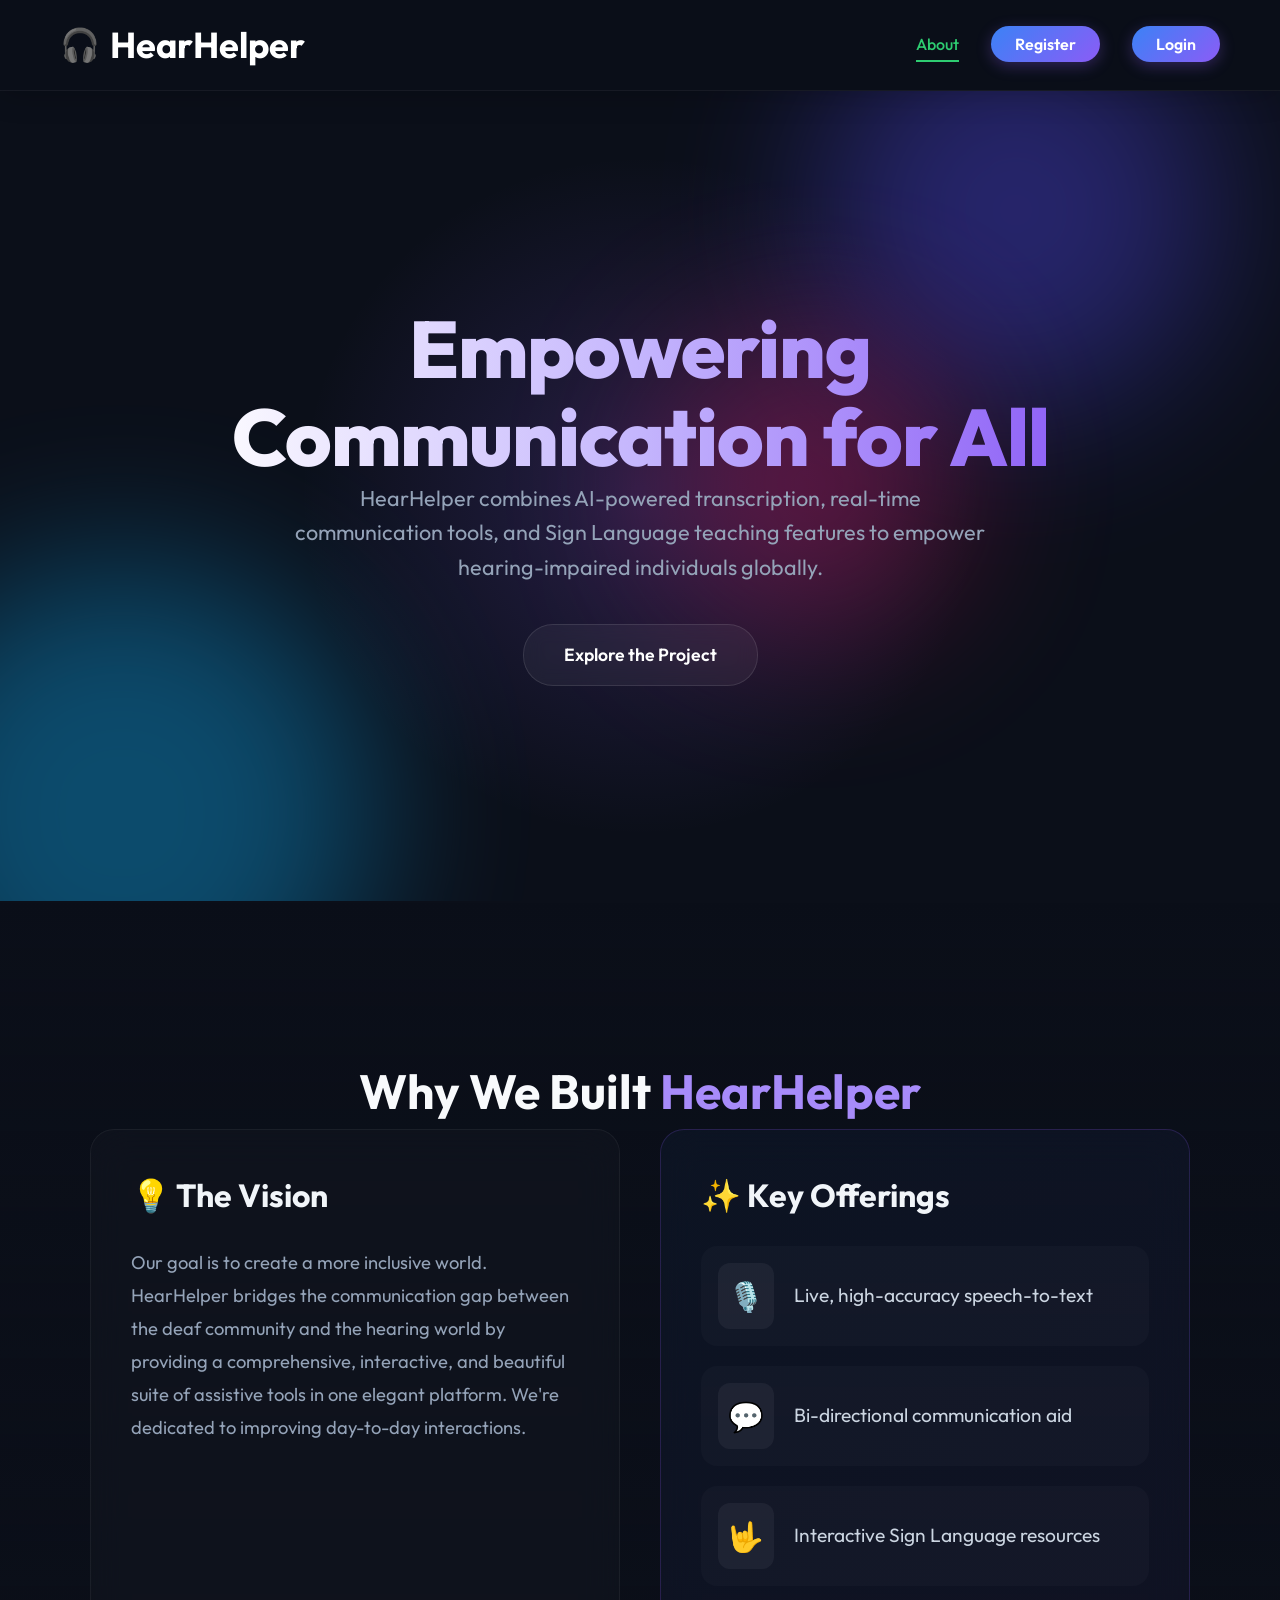
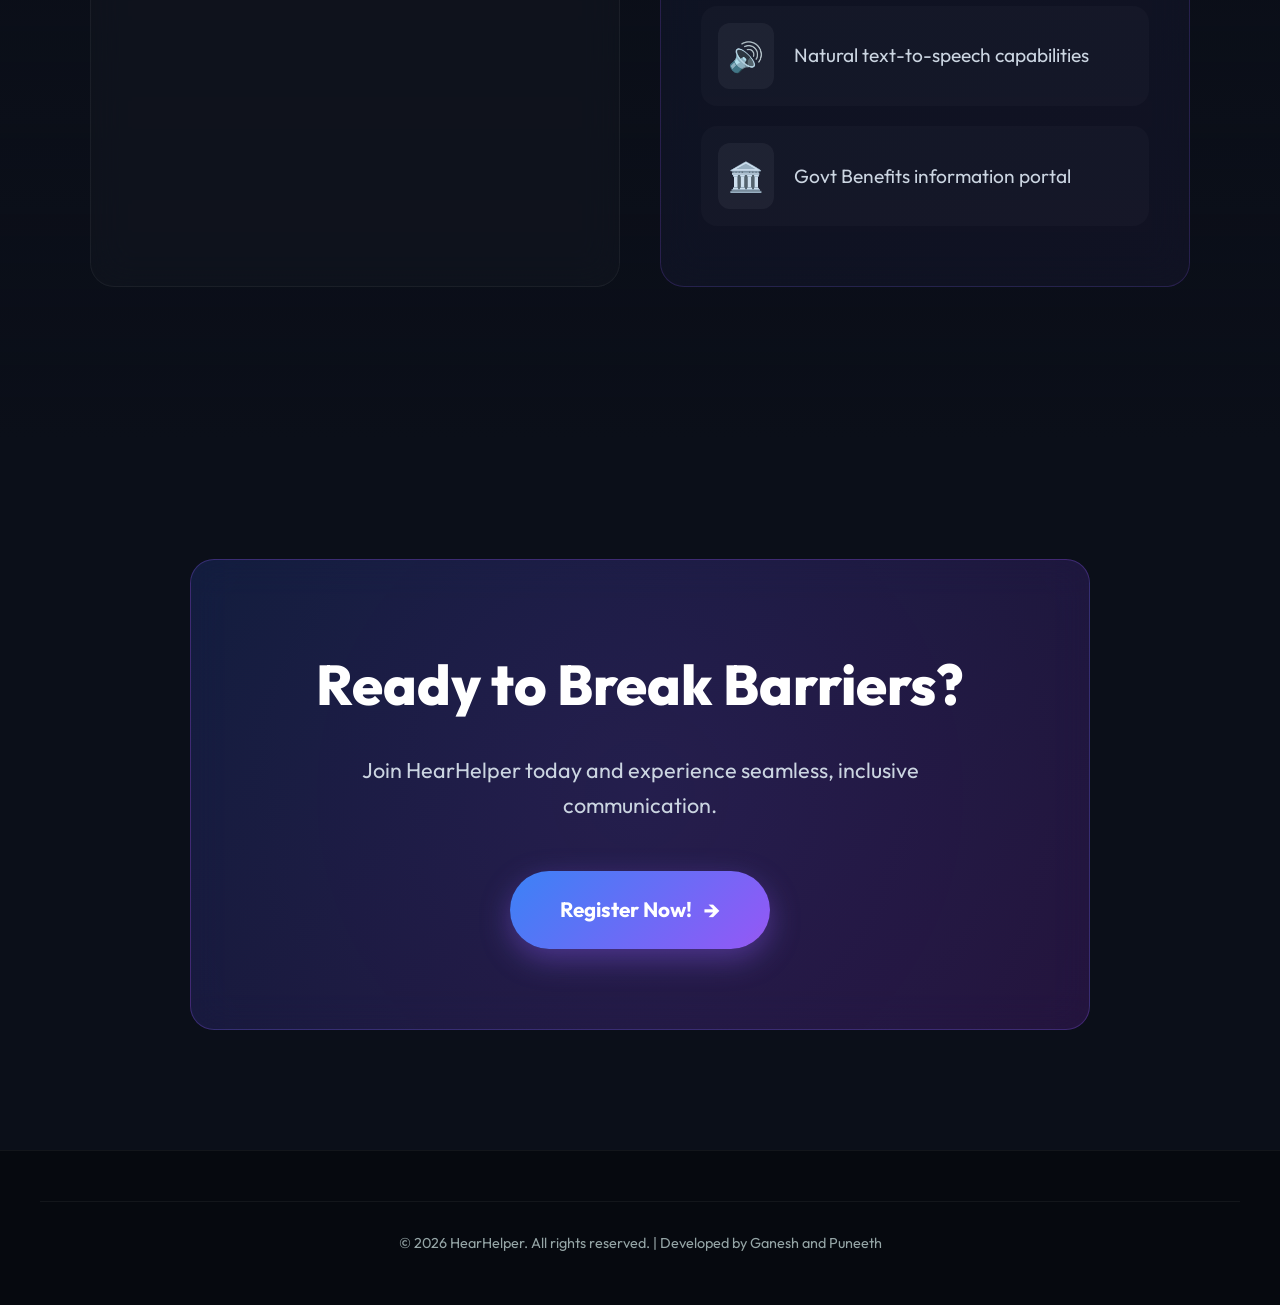
<file: public/index.html>
<!DOCTYPE html>
<html lang="en">

<head>
    <meta charset="UTF-8">
    <meta name="viewport" content="width=device-width, initial-scale=1.0">
    <title>About HearHelper</title>
    <link rel="stylesheet" href="./css/index.css">
    <link rel="stylesheet" href="./css/intro.css">
    <link rel="stylesheet" href="./css/responsive.css">
    <link href="https://fonts.googleapis.com/css2?family=Outfit:wght@300;400;600;700;800&display=swap" rel="stylesheet">
</head>

<body class="intro-page">
    <!-- Navigation Bar -->
    <nav class="navbar intro-navbar">
        <div class="nav-container">
            <div class="logo" onclick="window.location.href='./index.html'">
                <span class="logo-icon">🎧</span>
                <h1>HearHelper</h1>
            </div>
            <ul class="nav-menu">
                <li><a href="./intro.html" class="nav-link active">About</a></li>
                <li><a href="./pages/register.html" class="nav-link btn-register-nav">Register</a></li>
                <li><a href="./pages/login.html" class="nav-link btn-login-nav">Login</a></li>
            </ul>
        </div>
    </nav>

    <!-- Premium Hero Section -->
    <section class="intro-hero">
        <div class="intro-hero-content">
            <h1 class="hero-title">Empowering Communication for All</h1>
            <p class="hero-subtitle">HearHelper combines AI-powered transcription, real-time communication tools, and
                Sign Language teaching features to empower hearing-impaired individuals globally.</p>
            <div class="hero-actions">
                <a href="#about-project" class="btn-explore">Explore the Project</a>
            </div>
        </div>
        <div class="floating-shapes">
            <div class="shape shape-1"></div>
            <div class="shape shape-2"></div>
            <div class="shape shape-3"></div>
        </div>
    </section>

    <!-- About Project Section -->
    <section id="about-project" class="intro-about">
        <div class="container">
            <h2 class="section-title">Why We Built <span>HearHelper</span></h2>
            <div class="about-grid">
                <div class="about-text glass-card">
                    <h3>💡 The Vision</h3>
                    <p>Our goal is to create a more inclusive world. HearHelper bridges the communication gap between
                        the deaf community and the hearing world by providing a comprehensive, interactive, and
                        beautiful suite of assistive tools in one elegant platform. We're dedicated to improving
                        day-to-day interactions.</p>
                </div>
                <div class="about-text glass-card highlight-card">
                    <h3>✨ Key Offerings</h3>
                    <ul class="offerings-list">
                        <li><span>🎙️</span> Live, high-accuracy speech-to-text</li>
                        <li><span>💬</span> Bi-directional communication aid</li>
                        <li><span>🤟</span> Interactive Sign Language resources</li>
                        <li><span>🔊</span> Natural text-to-speech capabilities</li>
                        <li><span>🏛️</span> Govt Benefits information portal</li>
                    </ul>
                </div>
            </div>
        </div>
    </section>

    <!-- CTA Section (Login button in last) -->
    <section class="intro-cta">
        <div class="cta-container glass-card">
            <h2>Ready to Break Barriers?</h2>
            <p>Join HearHelper today and experience seamless, inclusive communication.</p>
            <div class="cta-buttons">
                <!-- Login Button at the Last Section -->
                <a href="./pages/register.html" class="btn-login-large">Register Now!</a>
            </div>
        </div>
    </section>

    <!-- Footer -->
    <footer class="footer">
        <div class="footer-bottom" style="padding: 30px;">
            <p>&copy; 2026 HearHelper. All rights reserved. | Developed by Ganesh and Puneeth</p>
        </div>
    </footer>
</body>

</html>
</file>
<file: public/css/index.css>
/* ===== UNIVERSAL STYLES ===== */
* {
    margin: 0;
    padding: 0;
    box-sizing: border-box;
}

:root {
    --primary-color: #3498db;
    --secondary-color: #2ecc71;
    --danger-color: #e74c3c;
    --warning-color: #f39c12;
    --dark-bg: #1a1a2e;
    --light-bg: #f8f9fa;
    --text-dark: #2c3e50;
    --text-light: #ecf0f1;
    --border-radius: 12px;
    --shadow: 0 8px 16px rgba(0, 0, 0, 0.1);
    --shadow-hover: 0 12px 24px rgba(0, 0, 0, 0.15);
}

html {
    scroll-behavior: smooth;
}

body {
    font-family: 'Segoe UI', Tahoma, Geneva, Verdana, sans-serif;
    line-height: 1.6;
    color: var(--text-dark);
    background-color: #fff;
    overflow-x: hidden;
    display: flex;
    flex-direction: column;
    min-height: 100vh;
}

main {
    flex: 1;
}

/* ===== NAVBAR STYLES ===== */
.navbar {
    background: linear-gradient(135deg, var(--dark-bg) 0%, #16213e 100%);
    color: white;
    padding: 1rem 0;
    position: sticky;
    top: 0;
    z-index: 1000;
    box-shadow: 0 8px 16px rgba(0, 0, 0, 0.1);
}

.nav-container {
    max-width: 1200px;
    margin: 0 auto;
    padding: 0 20px;
    display: flex;
    justify-content: space-between;
    align-items: center;
}

.logo {
    display: flex;
    align-items: center;
    gap: 10px;
    font-size: 1.5rem;
    font-weight: bold;
    cursor: pointer;
    transition: transform 0.3s ease;
}

.logo:hover {
    transform: scale(1.05);
}

.logo-icon {
    font-size: 2rem;
    animation: pulse 2s infinite;
}

.logo h1 {
    margin: 0;
}

.nav-menu {
    display: flex;
    list-style: none;
    gap: 2rem;
}

.nav-link {
    color: white;
    text-decoration: none;
    transition: all 0.3s ease;
    position: relative;
    padding: 0.5rem 0;
    font-weight: 500;
}

.nav-link:hover,
.nav-link.active {
    color: var(--secondary-color);
}

.nav-link::after {
    content: '';
    position: absolute;
    width: 0;
    height: 2px;
    bottom: 0;
    left: 0;
    background-color: var(--secondary-color);
    transition: width 0.3s ease;
}

.nav-link:hover::after,
.nav-link.active::after {
    width: 100%;
}

.hamburger {
    display: none;
    flex-direction: column;
    cursor: pointer;
}

.hamburger span {
    width: 25px;
    height: 3px;
    background-color: white;
    margin: 5px 0;
    transition: 0.3s;
    border-radius: 2px;
}

/* ===== FOOTER STYLES ===== */
.footer {
    background: var(--dark-bg);
    color: var(--text-light);
    padding: 50px 20px 20px;
    margin-top: auto;
    border-top: 3px solid var(--primary-color);
}

.footer-content {
    display: grid;
    grid-template-columns: repeat(auto-fit, minmax(200px, 1fr));
    gap: 2rem;
    max-width: 1200px;
    margin: 0 auto 2rem;
}

.footer-section {
    padding: 1rem;
}

.footer-section h4 {
    margin-bottom: 1rem;
    color: var(--secondary-color);
    font-size: 1.1rem;
    font-weight: 700;
}

.footer-section p {
    margin: 0;
    font-size: 0.95rem;
    line-height: 1.6;
    color: #b0b0b0;
}

.footer-section ul {
    list-style: none;
}

.footer-section ul li {
    margin-bottom: 0.75rem;
}

.footer-section ul li a {
    color: var(--text-light);
    text-decoration: none;
    transition: all 0.3s ease;
    font-size: 0.95rem;
}

.footer-section ul li a:hover {
    color: var(--secondary-color);
    padding-left: 5px;
}

.social-links {
    display: flex;
    gap: 1rem;
    flex-wrap: wrap;
}

.social-links a {
    display: inline-block;
    padding: 0.75rem 1.2rem;
    background: rgba(255, 255, 255, 0.1);
    border-radius: 6px;
    color: white;
    text-decoration: none;
    transition: all 0.3s ease;
    font-size: 0.9rem;
    font-weight: 500;
}

.social-links a:hover {
    background: var(--secondary-color);
    color: white;
    transform: translateY(-2px);
}

.footer-bottom {
    text-align: center;
    padding-top: 2rem;
    border-top: 1px solid rgba(255, 255, 255, 0.1);
    color: #95a5a6;
    font-size: 0.9rem;
    max-width: 1200px;
    margin: 0 auto;
}

/* ===== HERO SECTION ===== */
.hero {
    background: linear-gradient(135deg, #667eea 0%, #764ba2 100%);
    color: white;
    padding: 120px 20px;
    text-align: center;
    position: relative;
    overflow: hidden;
    min-height: 600px;
    display: flex;
    align-items: center;
    justify-content: center;
}

.hero::before {
    content: '';
    position: absolute;
    top: 0;
    left: 0;
    right: 0;
    bottom: 0;
    background: url('data:image/svg+xml,<svg xmlns="http://www.w3.org/2000/svg" viewBox="0 0 1200 120"><path d="M0,50 Q300,0 600,50 T1200,50 L1200,120 L0,120 Z" fill="rgba(255,255,255,0.1)"/></svg>');
    background-size: 600px 120px;
    animation: wave 15s linear infinite;
    opacity: 0.3;
}

@keyframes wave {
    0% {
        background-position: 0 0;
    }

    100% {
        background-position: 600px 0;
    }
}

.hero-content {
    position: relative;
    z-index: 2;
    max-width: 800px;
}

.hero-content h2 {
    font-size: 3.5rem;
    margin-bottom: 1rem;
    text-shadow: 2px 2px 4px rgba(0, 0, 0, 0.3);
    font-weight: 700;
}

.hero-content p {
    font-size: 1.3rem;
    margin-bottom: 2rem;
    opacity: 0.95;
}

.cta-btn {
    background: white;
    color: #667eea;
    padding: 15px 40px;
    border: none;
    border-radius: 50px;
    font-size: 1.1rem;
    font-weight: bold;
    cursor: pointer;
    transition: all 0.3s ease;
    box-shadow: 0 10px 25px rgba(0, 0, 0, 0.2);
}

.cta-btn:hover {
    background: #f0f0f0;
    transform: translateY(-3px);
    box-shadow: 0 15px 35px rgba(0, 0, 0, 0.3);
}

.hero-animation {
    position: absolute;
    right: 50px;
    bottom: 50px;
    display: flex;
    gap: 10px;
}

.sound-wave {
    width: 8px;
    background: rgba(255, 255, 255, 0.6);
    border-radius: 4px;
    animation: soundWave 0.6s ease-in-out infinite;
}

.sound-wave:nth-child(1) {
    height: 40px;
    animation-delay: 0s;
}

.sound-wave:nth-child(2) {
    height: 60px;
    animation-delay: 0.1s;
}

.sound-wave:nth-child(3) {
    height: 40px;
    animation-delay: 0.2s;
}

@keyframes soundWave {

    0%,
    100% {
        height: 20px;
    }

    50% {
        height: 80px;
    }
}

/* ===== FEATURES SECTION ===== */
.features {
    padding: 100px 20px;
    background-color: var(--light-bg);
}

.features h2 {
    text-align: center;
    font-size: 2.5rem;
    margin-bottom: 4rem;
    color: var(--text-dark);
    font-weight: 700;
}

.features-grid {
    display: grid;
    grid-template-columns: repeat(auto-fit, minmax(300px, 1fr));
    gap: 2rem;
    max-width: 1200px;
    margin: 0 auto;
}

.feature-card {
    background: white;
    padding: 2.5rem;
    border-radius: var(--border-radius);
    box-shadow: var(--shadow);
    transition: all 0.4s cubic-bezier(0.175, 0.885, 0.32, 1.275);
    text-align: center;
    position: relative;
    overflow: hidden;
}

.feature-card::before {
    content: '';
    position: absolute;
    top: 0;
    left: 0;
    right: 0;
    height: 4px;
    background: linear-gradient(90deg, var(--primary-color), var(--secondary-color));
    transform: scaleX(0);
    transform-origin: left;
    transition: transform 0.3s ease;
}

.feature-card:hover::before {
    transform: scaleX(1);
}

.feature-card:hover {
    transform: translateY(-10px);
    box-shadow: var(--shadow-hover);
}

.feature-icon {
    font-size: 3.5rem;
    margin-bottom: 1rem;
    display: inline-block;
    animation: float 3s ease-in-out infinite;
}

.feature-card.card-1 .feature-icon {
    animation-delay: 0s;
}

.feature-card.card-2 .feature-icon {
    animation-delay: 0.2s;
}

.feature-card.card-3 .feature-icon {
    animation-delay: 0.4s;
}

.feature-card.card-4 .feature-icon {
    animation-delay: 0.6s;
}

.feature-card.card-5 .feature-icon {
    animation-delay: 0.8s;
}

.feature-card.card-6 .feature-icon {
    animation-delay: 1s;
}

@keyframes float {

    0%,
    100% {
        transform: translateY(0px);
    }

    50% {
        transform: translateY(-10px);
    }
}

.feature-card h3 {
    font-size: 1.5rem;
    margin-bottom: 0.8rem;
    color: var(--primary-color);
    font-weight: 700;
}

.feature-card p {
    color: #7f8c8d;
    margin-bottom: 1.5rem;
    font-size: 0.95rem;
}

.feature-btn {
    background: linear-gradient(135deg, var(--primary-color), var(--secondary-color));
    color: white;
    border: none;
    padding: 0;
    border-radius: 25px;
    cursor: pointer;
    transition: all 0.3s ease;
    font-weight: bold;
    font-size: 0.9rem;
    overflow: hidden;
    display: inline-block;
}

.feature-btn:hover {
    transform: translateX(5px);
    box-shadow: 0 5px 15px rgba(52, 152, 219, 0.4);
}

.feature-btn .nav-link-button {
    display: block;
    padding: 10px 20px;
    color: white;
    text-decoration: none;
}

.feature-btn[onclick] {
    padding: 10px 20px;
}

/* ===== HOW IT WORKS ===== */
.how-it-works {
    padding: 100px 20px;
    background: white;
}

.how-it-works h2 {
    text-align: center;
    font-size: 2.5rem;
    margin-bottom: 4rem;
    color: var(--text-dark);
    font-weight: 700;
}

.steps {
    display: grid;
    grid-template-columns: repeat(auto-fit, minmax(250px, 1fr));
    gap: 2rem;
    max-width: 1200px;
    margin: 0 auto;
}

.step {
    text-align: center;
    padding: 2rem;
    position: relative;
}

.step::after {
    content: '→';
    position: absolute;
    right: -2rem;
    top: 50%;
    transform: translateY(-50%);
    font-size: 2rem;
    color: var(--primary-color);
}

.step:last-child::after {
    content: '';
}

.step-number {
    width: 60px;
    height: 60px;
    background: linear-gradient(135deg, var(--primary-color), var(--secondary-color));
    color: white;
    border-radius: 50%;
    display: flex;
    align-items: center;
    justify-content: center;
    font-size: 1.5rem;
    font-weight: bold;
    margin: 0 auto 1rem;
    box-shadow: 0 4px 10px rgba(52, 152, 219, 0.3);
}

.step h3 {
    color: var(--text-dark);
    margin-bottom: 0.5rem;
    font-weight: 700;
}

.step p {
    color: #7f8c8d;
    font-size: 0.95rem;
}

/* ===== CTA SECTION ===== */
.cta-section {
    background: linear-gradient(135deg, var(--primary-color), var(--secondary-color));
    color: white;
    padding: 80px 20px;
    text-align: center;
}

.cta-section h2 {
    font-size: 2.5rem;
    margin-bottom: 1rem;
    font-weight: 700;
}

.cta-section p {
    font-size: 1.2rem;
    margin-bottom: 2rem;
}

.cta-btn-large {
    background: white;
    color: var(--primary-color);
    padding: 15px 40px;
    border: none;
    border-radius: 50px;
    font-size: 1.1rem;
    font-weight: bold;
    cursor: pointer;
    transition: all 0.3s ease;
    box-shadow: 0 10px 25px rgba(0, 0, 0, 0.2);
}

.cta-btn-large:hover {
    transform: scale(1.05);
    box-shadow: 0 15px 35px rgba(0, 0, 0, 0.3);
}

/* ===== CONTAINER ===== */
.container {
    max-width: 1200px;
    margin: 0 auto;
    padding: 2rem 20px;
}

/* ===== BUTTONS ===== */
.btn {
    padding: 10px 20px;
    border: none;
    border-radius: var(--border-radius);
    cursor: pointer;
    font-size: 1rem;
    transition: all 0.3s ease;
    font-weight: 600;
}

.btn-primary {
    background: linear-gradient(135deg, var(--primary-color), #2980b9);
    color: white;
}

.btn-primary:hover {
    transform: translateY(-2px);
    box-shadow: 0 5px 15px rgba(52, 152, 219, 0.4);
}

.btn-danger {
    background: linear-gradient(135deg, var(--danger-color), #c0392b);
    color: white;
}

.btn-danger:hover {
    transform: translateY(-2px);
    box-shadow: 0 5px 15px rgba(231, 76, 60, 0.4);
}

.btn-success {
    background: linear-gradient(135deg, var(--secondary-color), #27ae60);
    color: white;
}

.btn-success:hover {
    transform: translateY(-2px);
    box-shadow: 0 5px 15px rgba(46, 204, 113, 0.4);
}

/* ===== FORM STYLING ===== */
.form-group {
    margin-bottom: 1.5rem;
}

label {
    display: block;
    margin-bottom: 0.5rem;
    font-weight: bold;
    color: var(--text-dark);
}

input,
textarea,
select {
    width: 100%;
    padding: 10px;
    border: 1px solid #ddd;
    border-radius: var(--border-radius);
    font-family: inherit;
    font-size: 1rem;
}

input:focus,
textarea:focus,
select:focus {
    outline: none;
    border-color: var(--primary-color);
    box-shadow: 0 0 5px rgba(52, 152, 219, 0.3);
}

/* ===== ACCESSIBILITY ===== */
.sr-only {
    position: absolute;
    width: 1px;
    height: 1px;
    padding: 0;
    margin: -1px;
    overflow: hidden;
    clip: rect(0, 0, 0, 0);
    white-space: nowrap;
    border-width: 0;
}

/* ===== ANIMATIONS ===== */
@keyframes fadeInDown {
    from {
        opacity: 0;
        transform: translateY(-20px);
    }

    to {
        opacity: 1;
        transform: translateY(0);
    }
}

@keyframes fadeInUp {
    from {
        opacity: 0;
        transform: translateY(20px);
    }

    to {
        opacity: 1;
        transform: translateY(0);
    }
}

@keyframes pulse {

    0%,
    100% {
        opacity: 1;
    }

    50% {
        opacity: 0.7;
    }
}

@keyframes bounce {

    0%,
    100% {
        transform: translateY(0);
    }

    50% {
        transform: translateY(-10px);
    }
}

.fade-in-down {
    animation: fadeInDown 0.8s ease-out;
}

.fade-in-up {
    animation: fadeInUp 0.8s ease-out 0.2s both;
}

.bounce {
    animation: bounce 2s infinite;
}

/* ===== RESPONSIVE DESIGN DELEGATED TO RESPONSIVE.CSS ===== */

@media (max-width: 768px) {
    .hamburger {
        display: flex;
    }

    .nav-menu {
        display: none;
        position: absolute;
        top: 60px;
        left: 0;
        width: 100%;
        flex-direction: column;
        background: var(--dark-bg);
        padding: 1rem 0;
        box-shadow: 0 8px 16px rgba(0, 0, 0, 0.2);
    }

    .nav-menu.active {
        display: flex;
    }

    .nav-menu li {
        width: 100%;
        text-align: center;
        padding: 0.5rem 0;
    }

    .hero-content h2 {
        font-size: 2rem;
    }

    .hero-content p {
        font-size: 1rem;
    }

    .features h2,
    .how-it-works h2,
    .cta-section h2 {
        font-size: 2rem;
    }

    .features-grid,
    .steps {
        grid-template-columns: 1fr;
    }

    .step::after {
        display: none;
    }

    .hero-animation {
        display: none;
    }

    .footer-content {
        grid-template-columns: repeat(2, 1fr);
    }
}

@media (max-width: 480px) {
    .logo h1 {
        font-size: 1.2rem;
    }

    .nav-menu {
        top: 60px;
    }

    .hero {
        padding: 80px 20px;
        min-height: 400px;
    }

    .hero-content h2 {
        font-size: 1.5rem;
    }

    .footer-content {
        grid-template-columns: 1fr;
    }

    .footer-section h4 {
        font-size: 1rem;
    }
}

/* ===== HELP BUTTON AND DROPDOWN ===== */
.help-container {
    position: fixed;
    bottom: 20px;
    right: 20px;
    z-index: 1000;
}

.help-btn {
    width: 60px;
    height: 60px;
    border-radius: 50%;
    background: linear-gradient(135deg, var(--primary-color), var(--secondary-color));
    border: none;
    color: white;
    font-size: 24px;
    font-weight: bold;
    cursor: pointer;
    box-shadow: var(--shadow);
    transition: all 0.3s ease;
    display: flex;
    align-items: center;
    justify-content: center;
    position: relative;
}

.help-btn:hover {
    transform: scale(1.1);
    box-shadow: var(--shadow-hover);
}

.help-btn.active {
    transform: scale(1.05);
    box-shadow: 0 4px 20px rgba(52, 152, 219, 0.4);
}

.help-icon {
    font-size: 28px;
    line-height: 1;
}

.help-dropdown {
    position: absolute;
    bottom: 80px;
    right: 0;
    opacity: 0;
    visibility: hidden;
    transform: translateY(10px) scale(0.95);
    transition: all 0.3s cubic-bezier(0.4, 0, 0.2, 1);
    z-index: 1001;
}

.help-dropdown.show {
    opacity: 1;
    visibility: visible;
    transform: translateY(0) scale(1);
}

.dropdown-arrow {
    position: absolute;
    bottom: -8px;
    right: 20px;
    width: 0;
    height: 0;
    border-left: 8px solid transparent;
    border-right: 8px solid transparent;
    border-top: 8px solid white;
    filter: drop-shadow(0 2px 4px rgba(0, 0, 0, 0.1));
}

.dropdown-content {
    background: white;
    border-radius: 16px;
    box-shadow: 0 20px 60px rgba(0, 0, 0, 0.15);
    backdrop-filter: blur(10px);
    border: 1px solid rgba(255, 255, 255, 0.2);
    min-width: 280px;
    overflow: hidden;
}

.dropdown-item {
    display: flex;
    align-items: center;
    padding: 16px 20px;
    cursor: pointer;
    transition: all 0.2s ease;
    border-bottom: 1px solid #f0f0f0;
}

.dropdown-item:last-child {
    border-bottom: none;
}

.dropdown-item:hover {
    background: linear-gradient(135deg, #f8f9fa 0%, #e9ecef 100%);
    transform: translateX(4px);
}

.dropdown-item:active {
    transform: translateX(2px);
    transition: transform 0.1s ease;
}

.item-icon {
    font-size: 24px;
    margin-right: 16px;
    flex-shrink: 0;
}

.item-text {
    flex: 1;
}

.item-title {
    font-size: 16px;
    font-weight: 600;
    color: var(--text-dark);
    margin-bottom: 2px;
}

.item-subtitle {
    font-size: 13px;
    color: #6c757d;
    line-height: 1.3;
}

.modal {
    display: none;
    position: fixed;
    z-index: 2000;
    left: 0;
    top: 0;
    width: 100%;
    height: 100%;
    background-color: rgba(0, 0, 0, 0.6);
    animation: fadeIn 0.3s ease;
    backdrop-filter: blur(2px);
}

.modal-content {
    background-color: white;
    margin: 2% auto;
    padding: 0;
    border-radius: 16px;
    width: 90%;
    max-width: 600px;
    max-height: 95vh;
    box-shadow: 0 20px 60px rgba(0, 0, 0, 0.3);
    animation: slideIn 0.3s ease;
    position: relative;
    overflow: hidden;
}

.close-btn {
    position: absolute;
    top: 15px;
    right: 20px;
    font-size: 28px;
    font-weight: bold;
    color: #666;
    cursor: pointer;
    transition: all 0.3s ease;
    z-index: 1;
}

.close-btn:hover {
    color: var(--danger-color);
    transform: scale(1.1);
}

.modal-header {
    background: linear-gradient(135deg, var(--dark-bg) 0%, #16213e 100%);
    color: white;
    padding: 30px 30px 20px;
    margin: 0;
    border-radius: 16px 16px 0 0;
}

.modal-header h2 {
    margin: 0 0 8px 0;
    font-size: 1.8rem;
    font-weight: 600;
}

.modal-subtitle {
    margin: 0;
    font-size: 1rem;
    opacity: 0.9;
    font-weight: 400;
}

/* Help Modal */
.help-modal-content {
    max-width: 700px;
    max-height: 90vh;
    overflow-y: auto;
}

.help-content {
    padding: 30px;
}

.help-section {
    margin-bottom: 35px;
    padding-bottom: 25px;
    border-bottom: 1px solid #e9ecef;
}

.help-section:last-child {
    border-bottom: none;
    margin-bottom: 0;
}

.help-section h3 {
    color: var(--primary-color);
    margin: 0 0 15px 0;
    font-size: 1.3rem;
    font-weight: 600;
    display: flex;
    align-items: center;
    gap: 10px;
}

.help-section p {
    margin-bottom: 15px;
    line-height: 1.6;
    color: #495057;
}

.help-section ul {
    margin-left: 20px;
    margin-bottom: 15px;
}

.help-section li {
    margin-bottom: 8px;
    color: #495057;
    line-height: 1.5;
}

.shortcuts-grid {
    display: grid;
    grid-template-columns: repeat(auto-fit, minmax(200px, 1fr));
    gap: 15px;
    margin-top: 15px;
}

.shortcut-item {
    display: flex;
    align-items: center;
    gap: 15px;
    padding: 12px 15px;
    background: #f8f9fa;
    border-radius: 8px;
    border: 1px solid #e9ecef;
}

.shortcut-item kbd {
    background: var(--dark-bg);
    color: white;
    padding: 4px 8px;
    border-radius: 4px;
    font-family: monospace;
    font-size: 0.85rem;
    font-weight: bold;
    box-shadow: 0 2px 4px rgba(0, 0, 0, 0.1);
}

.shortcut-item span {
    color: #495057;
    font-weight: 500;
}

.contact-options {
    display: grid;
    grid-template-columns: repeat(auto-fit, minmax(250px, 1fr));
    gap: 20px;
    margin-top: 20px;
}

.contact-btn {
    display: flex;
    align-items: center;
    padding: 20px;
    background: white;
    border: 2px solid #e9ecef;
    border-radius: 12px;
    cursor: pointer;
    transition: all 0.3s ease;
    text-decoration: none;
    color: inherit;
}

.contact-btn:hover {
    border-color: var(--primary-color);
    transform: translateY(-2px);
    box-shadow: 0 8px 25px rgba(52, 152, 219, 0.15);
}

.contact-icon {
    font-size: 2rem;
    margin-right: 15px;
    flex-shrink: 0;
}

.contact-info h4 {
    margin: 0 0 5px 0;
    color: var(--text-dark);
    font-size: 1.1rem;
    font-weight: 600;
}

.contact-info p {
    margin: 0 0 3px 0;
    color: var(--primary-color);
    font-weight: 500;
}

.contact-info small {
    color: #6c757d;
    font-size: 0.85rem;
}

.faq-item {
    margin-bottom: 20px;
    padding: 15px;
    background: #f8f9fa;
    border-radius: 8px;
    border-left: 4px solid var(--primary-color);
}

.faq-item h4 {
    margin: 0 0 8px 0;
    color: var(--text-dark);
    font-size: 1rem;
    font-weight: 600;
}

.faq-item p {
    margin: 0;
    color: #495057;
    line-height: 1.5;
}

/* Feedback Modal */
.feedback-modal-content {
    max-width: 550px;
    max-height: 90vh;
    overflow-y: auto;
}

.feedback-form {
    padding: 30px;
}

.form-group {
    margin-bottom: 25px;
}

.form-group label {
    display: block;
    margin-bottom: 8px;
    color: var(--text-dark);
    font-weight: 600;
    font-size: 0.95rem;
}

.form-group input,
.form-group select,
.form-group textarea {
    width: 100%;
    padding: 12px 16px;
    border: 2px solid #e9ecef;
    border-radius: 8px;
    font-size: 1rem;
    transition: all 0.3s ease;
    background: white;
}

.form-group input:focus,
.form-group select:focus,
.form-group textarea:focus {
    outline: none;
    border-color: var(--primary-color);
    box-shadow: 0 0 0 3px rgba(52, 152, 219, 0.1);
}

.form-group textarea {
    resize: vertical;
    min-height: 100px;
}

.rating-stars {
    display: flex;
    gap: 20px;
    margin-top: 8px;
    justify-content: center;
    align-items: flex-start;
}

.star-item {
    display: flex;
    flex-direction: column;
    align-items: center;
    gap: 8px;
    cursor: pointer;
    transition: all 0.3s ease;
    padding: 10px;
    border-radius: 8px;
}

.star-item:hover {
    background: rgba(52, 152, 219, 0.1);
    transform: scale(1.05);
}

.star-label {
    font-size: 3rem;
    color: #ddd;
    cursor: pointer;
    transition: all 0.3s ease;
    line-height: 1;
    margin: 0;
}

.star-item input:checked~.star-label,
.star-item:hover .star-label,
.rating-stars .star-item:hover~.star-item .star-label {
    color: #ffc107;
}

.star-item input:checked~.star-label {
    color: #ffc107;
    text-shadow: 0 0 10px rgba(255, 193, 7, 0.5);
}

.star-text {
    font-size: 0.75rem;
    color: #6c757d;
    font-weight: 500;
    text-align: center;
    white-space: nowrap;
}

.star-item input {
    display: none;
}

.form-actions {
    display: flex;
    gap: 15px;
    justify-content: flex-end;
    margin-top: 30px;
    padding-top: 20px;
    border-top: 1px solid #e9ecef;
}

.btn-primary,
.btn-secondary {
    padding: 12px 24px;
    border-radius: 8px;
    font-weight: 600;
    font-size: 1rem;
    cursor: pointer;
    transition: all 0.3s ease;
    border: none;
}

.btn-primary {
    background: linear-gradient(135deg, var(--primary-color), var(--secondary-color));
    color: white;
}

.btn-primary:hover {
    transform: translateY(-2px);
    box-shadow: 0 8px 25px rgba(52, 152, 219, 0.3);
}

.btn-secondary {
    background: #6c757d;
    color: white;
}

.btn-secondary:hover {
    background: #5a6268;
    transform: translateY(-2px);
}

@keyframes fadeIn {
    from {
        opacity: 0;
    }

    to {
        opacity: 1;
    }
}

@keyframes slideIn {
    from {
        transform: translateY(-50px);
        opacity: 0;
    }

    to {
        transform: translateY(0);
        opacity: 1;
    }
}

@media (max-width: 768px) {
    .help-btn {
        bottom: 15px;
        right: 15px;
        width: 50px;
        height: 50px;
    }

    .help-icon {
        font-size: 24px;
    }

    .modal-content {
        width: 95%;
        margin: 2% auto;
        max-height: 95vh;
    }

    .modal-header {
        padding: 20px;
    }

    .modal-header h2 {
        font-size: 1.5rem;
    }

    .help-content,
    .feedback-form {
        padding: 20px;
    }

    .contact-options {
        grid-template-columns: 1fr;
    }

    .shortcuts-grid {
        grid-template-columns: 1fr;
    }

    .form-actions {
        flex-direction: column;
    }

    .btn-primary,
    .btn-secondary {
        width: 100%;
    }

    .rating-stars {
        gap: 12px;
    }

    .star-item {
        padding: 8px;
        gap: 6px;
    }

    .star-label {
        font-size: 2.5rem;
    }

    .star-text {
        font-size: 0.7rem;
    }
}

/* ===== NOTIFICATIONS ===== */
.notification {
    position: fixed;
    top: 20px;
    right: 20px;
    padding: 15px 20px;
    border-radius: 8px;
    color: white;
    font-weight: 500;
    z-index: 3000;
    max-width: 400px;
    box-shadow: var(--shadow);
    animation: slideInRight 0.3s ease;
}

.notification-info {
    background: var(--primary-color);
}

.notification-success {
    background: var(--secondary-color);
}

.notification-error {
    background: var(--danger-color);
}

.notification-warning {
    background: var(--warning-color);
}

@keyframes slideInRight {
    from {
        transform: translateX(100%);
        opacity: 0;
    }

    to {
        transform: translateX(0);
        opacity: 1;
    }
}

@media (max-width: 768px) {
    .help-container {
        bottom: 15px;
        right: 15px;
    }

    .help-btn {
        width: 50px;
        height: 50px;
    }

    .help-icon {
        font-size: 24px;
    }

    .help-dropdown {
        bottom: 70px;
        right: -10px;
        min-width: 260px;
    }

    .dropdown-content {
        min-width: 260px;
    }

    .dropdown-item {
        padding: 14px 16px;
    }

    .item-icon {
        font-size: 20px;
        margin-right: 12px;
    }

    .item-title {
        font-size: 15px;
    }

    .item-subtitle {
        font-size: 12px;
    }
}

@keyframes fadeIn {
    from {
        opacity: 0;
    }

    to {
        opacity: 1;
    }
}

@keyframes slideIn {
    from {
        transform: translateY(-50px);
        opacity: 0;
    }

    to {
        transform: translateY(0);
        opacity: 1;
    }
}

/* ===== DARK MODE ===== */
body.dark-mode {
    background-color: #12121e !important;
    color: #ecf0f1 !important;
}

body.dark-mode header,
body.dark-mode main,
body.dark-mode section,
body.dark-mode .features,
body.dark-mode .how-it-works,
body.dark-mode .cta-section {
    background-color: #12121e !important;
}

body.dark-mode .feature-card,
body.dark-mode .settings-content,
body.dark-mode .settings-sidebar,
body.dark-mode .card,
body.dark-mode .box,
body.dark-mode input,
body.dark-mode select,
body.dark-mode .step {
    background-color: #1e1e2d !important;
    color: #ecf0f1 !important;
    border-color: #3f3f5a !important;
}

body.dark-mode h1,
body.dark-mode h2,
body.dark-mode h3,
body.dark-mode h4,
body.dark-mode p,
body.dark-mode span,
body.dark-mode label,
body.dark-mode div,
body.dark-mode li {
    color: #ecf0f1 !important;
}

body.dark-mode .feature-card p,
body.dark-mode .step p {
    color: #b0b0b0 !important;
}

body.dark-mode .btn-primary,
body.dark-mode .cta-btn,
body.dark-mode .feature-btn,
body.dark-mode .btn-save,
body.dark-mode .btn-export {
    background: linear-gradient(135deg, #3498db, #2980b9) !important;
    color: white !important;
}
</file>
<file: public/css/intro.css>
/* Premium typography */
body.intro-page {
    font-family: 'Outfit', sans-serif;
    background-color: #0b0f19;
    color: #e2e8f0;
}

.intro-page .navbar {
    background: rgba(11, 15, 25, 0.7) !important;
    backdrop-filter: blur(16px);
    -webkit-backdrop-filter: blur(16px);
    border-bottom: 1px solid rgba(255, 255, 255, 0.05);
    box-shadow: 0 4px 30px rgba(0, 0, 0, 0.2);
}

.intro-page .logo-icon {
    font-size: 2rem;
    display: inline-block;
}

.intro-page h1, .intro-page h2, .intro-page h3 {
    margin: 0;
}

.intro-page .nav-link {
    font-family: 'Outfit', sans-serif;
}

/* Nav Buttons */
.btn-login-nav, .btn-register-nav {
    background: linear-gradient(135deg, #3b82f6, #8b5cf6) !important;
    border-radius: 20px !important;
    padding: 0.5rem 1.5rem !important;
    color: white !important;
    font-weight: 600 !important;
    box-shadow: 0 4px 15px rgba(139, 92, 246, 0.3) !important;
    transition: all 0.3s ease !important;
    border: none !important;
}

.btn-login-nav:hover, .btn-register-nav:hover {
    transform: translateY(-2px);
    box-shadow: 0 6px 20px rgba(139, 92, 246, 0.5) !important;
    color: white !important;
}

.btn-register-nav::after, .btn-login-nav::after {
    display: none !important;
}

/* Hero Section */
.intro-hero {
    position: relative;
    min-height: 90vh;
    display: flex;
    align-items: center;
    justify-content: center;
    text-align: center;
    overflow: hidden;
    padding: 0 20px;
}

.intro-hero::before {
    content: '';
    position: absolute;
    top: 50%;
    left: 50%;
    width: 800px;
    height: 800px;
    background: radial-gradient(circle, rgba(139, 92, 246, 0.2) 0%, rgba(139,92,246,0) 60%);
    transform: translate(-50%, -50%);
    z-index: 0;
    pointer-events: none;
}

.intro-hero-content {
    position: relative;
    z-index: 2;
    max-width: 900px;
}

.hero-title {
    font-size: 5rem;
    font-weight: 800;
    line-height: 1.1;
    margin-bottom: 24px;
    background: linear-gradient(to right, #ffffff, #c4b5fd, #8b5cf6);
    -webkit-background-clip: text;
    -webkit-text-fill-color: transparent;
    animation: fadeInUp 1s ease-out;
    letter-spacing: -1px;
}

.hero-subtitle {
    font-size: 1.35rem;
    color: #94a3b8;
    margin-bottom: 40px;
    line-height: 1.6;
    max-width: 700px;
    margin-left: auto;
    margin-right: auto;
    animation: fadeInUp 1s ease-out 0.2s both;
}

.btn-explore {
    display: inline-flex;
    align-items: center;
    justify-content: center;
    gap: 10px;
    padding: 16px 40px;
    background: rgba(255, 255, 255, 0.05);
    border: 1px solid rgba(255, 255, 255, 0.1);
    backdrop-filter: blur(10px);
    color: white;
    font-size: 1.1rem;
    font-weight: 600;
    border-radius: 30px;
    text-decoration: none;
    transition: all 0.3s ease;
    animation: fadeInUp 1s ease-out 0.4s both;
}

.btn-explore:hover {
    background: rgba(255, 255, 255, 0.1);
    transform: translateY(-3px);
    box-shadow: 0 10px 30px rgba(0, 0, 0, 0.3);
    border-color: rgba(255, 255, 255, 0.2);
}

/* Floating Shapes Background */
.floating-shapes {
    position: absolute;
    top: 0;
    left: 0;
    width: 100%;
    height: 100%;
    z-index: 1;
    overflow: hidden;
    pointer-events: none;
}

.shape {
    position: absolute;
    filter: blur(80px);
    opacity: 0.4;
    animation: floatShape 15s infinite alternate ease-in-out;
}

.shape-1 {
    width: 400px;
    height: 400px;
    background: #4f46e5;
    border-radius: 50%;
    top: -10%;
    right: 5%;
}

.shape-2 {
    width: 500px;
    height: 500px;
    background: #0ea5e9;
    border-radius: 50%;
    bottom: -20%;
    left: -10%;
    animation-delay: -5s;
}

.shape-3 {
    width: 300px;
    height: 300px;
    background: #be185d;
    border-radius: 50%;
    top: 30%;
    right: 25%;
    animation-delay: -8s;
}

@keyframes floatShape {
    0% { transform: translate(0, 0) scale(1) rotate(0deg); }
    100% { transform: translate(50px, -80px) scale(1.1) rotate(20deg); }
}

/* Glass Card Reusable Class */
.glass-card {
    background: rgba(255, 255, 255, 0.02);
    border: 1px solid rgba(255, 255, 255, 0.05);
    backdrop-filter: blur(20px);
    -webkit-backdrop-filter: blur(20px);
    border-radius: 24px;
    padding: 40px;
    transition: transform 0.4s cubic-bezier(0.175, 0.885, 0.32, 1.275), 
                box-shadow 0.4s ease, 
                border-color 0.4s ease;
}

.glass-card:hover {
    transform: translateY(-10px);
    border-color: rgba(139, 92, 246, 0.3);
    box-shadow: 0 20px 40px rgba(0, 0, 0, 0.3), inset 0 0 0 1px rgba(255, 255, 255, 0.05);
}

/* About Section */
.intro-about {
    padding: 120px 20px;
    position: relative;
    z-index: 2;
    background: linear-gradient(to bottom, transparent, rgba(11, 15, 25, 1));
}

.section-title {
    text-align: center;
    font-size: 3rem;
    font-weight: 700;
    margin-bottom: 80px;
    color: #f8fafc;
}

.section-title span {
    color: #a78bfa;
}

.about-grid {
    display: grid;
    grid-template-columns: 1fr 1fr;
    gap: 40px;
    max-width: 1100px;
    margin: 0 auto;
}

.about-text h3 {
    font-size: 2rem;
    color: #f1f5f9;
    margin-bottom: 24px;
    font-weight: 700;
    display: flex;
    align-items: center;
    gap: 12px;
}

.about-text p {
    font-size: 1.15rem;
    color: #94a3b8;
    line-height: 1.8;
}

.offerings-list {
    list-style: none;
    padding: 0;
    margin: 0;
}

.offerings-list li {
    display: flex;
    align-items: center;
    margin-bottom: 20px;
    font-size: 1.2rem;
    color: #cbd5e1;
    padding: 16px;
    background: rgba(255, 255, 255, 0.02);
    border-radius: 16px;
    transition: all 0.3s ease;
    border: 1px solid transparent;
}

.offerings-list li:hover {
    background: rgba(255, 255, 255, 0.05);
    border-color: rgba(255, 255, 255, 0.1);
    transform: translateX(5px);
}

.offerings-list li span {
    font-size: 1.8rem;
    margin-right: 20px;
    background: rgba(255, 255, 255, 0.05);
    padding: 10px;
    border-radius: 12px;
}

.highlight-card {
    background: linear-gradient(145deg, rgba(59, 130, 246, 0.05), rgba(139, 92, 246, 0.05));
    border-color: rgba(139, 92, 246, 0.2);
}

/* CTA Section */
.intro-cta {
    padding: 120px 20px;
    display: flex;
    justify-content: center;
    z-index: 2;
    position: relative;
}

.cta-container {
    text-align: center;
    max-width: 900px;
    width: 100%;
    padding: 80px 40px;
    background: linear-gradient(135deg, rgba(30, 58, 138, 0.3), rgba(88, 28, 135, 0.3));
    border: 1px solid rgba(139, 92, 246, 0.3);
    position: relative;
    overflow: hidden;
}

.cta-container::before {
    content: '';
    position: absolute;
    top: -50%;
    left: -50%;
    width: 200%;
    height: 200%;
    background: radial-gradient(circle, rgba(139, 92, 246, 0.1) 0%, transparent 60%);
    animation: rotate 20s linear infinite;
    pointer-events: none;
    z-index: 0;
}

@keyframes rotate {
    0% { transform: rotate(0deg); }
    100% { transform: rotate(360deg); }
}

.cta-container > * {
    position: relative;
    z-index: 1;
}

.cta-container h2 {
    font-size: 3.5rem;
    font-weight: 800;
    margin-bottom: 24px;
    color: white;
}

.cta-container p {
    font-size: 1.35rem;
    color: #cbd5e1;
    margin-bottom: 48px;
    max-width: 600px;
    margin-left: auto;
    margin-right: auto;
}

.btn-login-large {
    display: inline-flex;
    align-items: center;
    justify-content: center;
    gap: 12px;
    padding: 20px 50px;
    background: linear-gradient(135deg, #3b82f6, #8b5cf6, #ec4899);
    background-size: 200% auto;
    color: white;
    font-size: 1.3rem;
    font-weight: 700;
    border-radius: 50px;
    text-decoration: none;
    box-shadow: 0 10px 30px rgba(139, 92, 246, 0.4);
    transition: all 0.5s ease;
    animation: gradientShift 3s ease infinite;
}

.btn-login-large::after {
    content: '→';
    font-size: 1.5rem;
    transition: transform 0.3s ease;
}

.btn-login-large:hover::after {
    transform: translateX(5px);
}

.btn-login-large:hover {
    transform: translateY(-5px) scale(1.02);
    box-shadow: 0 15px 40px rgba(236, 72, 153, 0.5);
    color: white;
}

/* Adjust index.css compatibility */
.intro-page .footer {
    background: #06090f;
    border-top: 1px solid rgba(255, 255, 255, 0.05);
}

.intro-page .footer-section h4 {
    color: #a78bfa;
}

.intro-page .footer-bottom {
    border-top-color: rgba(255, 255, 255, 0.05);
}

@media (max-width: 900px) {
    .about-grid {
        grid-template-columns: 1fr;
    }
}

@media (max-width: 768px) {
    .hero-title {
        font-size: 3.5rem;
    }
    
    .cta-container h2 {
        font-size: 2.5rem;
    }
    
    .glass-card {
        padding: 30px 20px;
    }
}

@media (max-width: 480px) {
    .hero-title {
        font-size: 2.5rem;
    }
    
    .btn-login-large {
        padding: 16px 30px;
        font-size: 1.1rem;
    }
}
</file>
<file: public/css/responsive.css>
/* Mobile Devices (320px - 767px) */
@media (max-width: 767px) {
    .hamburger {
        display: block;
    }

    .nav-menu {
        display: none;
        position: absolute;
        top: 60px;
        left: 0;
        width: 100%;
        flex-direction: column;
        gap: 0;
        background: var(--dark-bg);
        padding: 1rem 0;
    }

    .nav-menu.active {
        display: flex;
    }

    .nav-menu li {
        width: 100%;
        text-align: center;
        padding: 0.5rem 0;
    }

    .hero-content h1 {
        font-size: 1.8rem;
    }

    .hero-content p {
        font-size: 1rem;
    }

    .features h2,
    .how-it-works h2,
    .cta h2 {
        font-size: 1.5rem;
    }

    .features-grid {
        grid-template-columns: 1fr;
    }

    .steps {
        grid-template-columns: 1fr;
    }

    .container {
        padding: 1rem;
    }

    /* Panel Styles */
    .panel {
        margin-bottom: 2rem;
    }

    .dual-panel {
        grid-template-columns: 1fr;
    }

    /* Settings */
    .settings-sidebar {
        display: none;
    }

    .settings-tabs-mobile {
        display: flex;
        gap: 0.5rem;
        margin-bottom: 1rem;
        overflow-x: auto;
    }

    .settings-tabs-mobile button {
        padding: 0.5rem 1rem;
        white-space: nowrap;
        flex-shrink: 0;
    }
}

/* Tablets (768px - 1023px) */
@media (min-width: 768px) and (max-width: 1023px) {
    .features-grid {
        grid-template-columns: repeat(2, 1fr);
    }

    .steps {
        grid-template-columns: repeat(2, 1fr);
    }

    .hero-content h1 {
        font-size: 2rem;
    }

    .dual-panel {
        grid-template-columns: 1fr 1fr;
    }
}

/* Desktop (1024px+) */
@media (min-width: 1024px) {
    .features-grid {
        grid-template-columns: repeat(3, 1fr);
    }

    .steps {
        grid-template-columns: repeat(4, 1fr);
    }

    .dual-panel {
        grid-template-columns: 1fr 1fr;
    }

    .settings-container {
        display: grid;
        grid-template-columns: 250px 1fr;
        gap: 2rem;
    }
}

/* Large Screens (1920px+) */
@media (min-width: 1920px) {
    .container,
    .navbar-container,
    .features,
    .how-it-works {
        max-width: 1400px;
    }
}

/* Font Size Adjustment */
body.font-small {
    font-size: 12px;
}

body.font-medium {
    font-size: 16px;
}

body.font-large {
    font-size: 24px;
}

body.font-xlarge {
    font-size: 32px;
}

body.font-xxlarge {
    font-size: 40px;
}

/* Touch Devices */
@media (hover: none) and (pointer: coarse) {
    button,
    .btn {
        min-height: 44px;
        min-width: 44px;
    }

    a {
        min-height: 44px;
        display: inline-block;
    }
}

/* Print Styles */
@media print {
    .navbar,
    .footer,
    .btn {
        display: none;
    }

    body {
        background-color: white;
        color: black;
    }
}

/* Landscape Orientation */
@media (orientation: landscape) and (max-height: 500px) {
    .hero {
        padding: 2rem;
        min-height: auto;
    }

    .nav-menu {
        gap: 1rem;
    }
}
</file>
